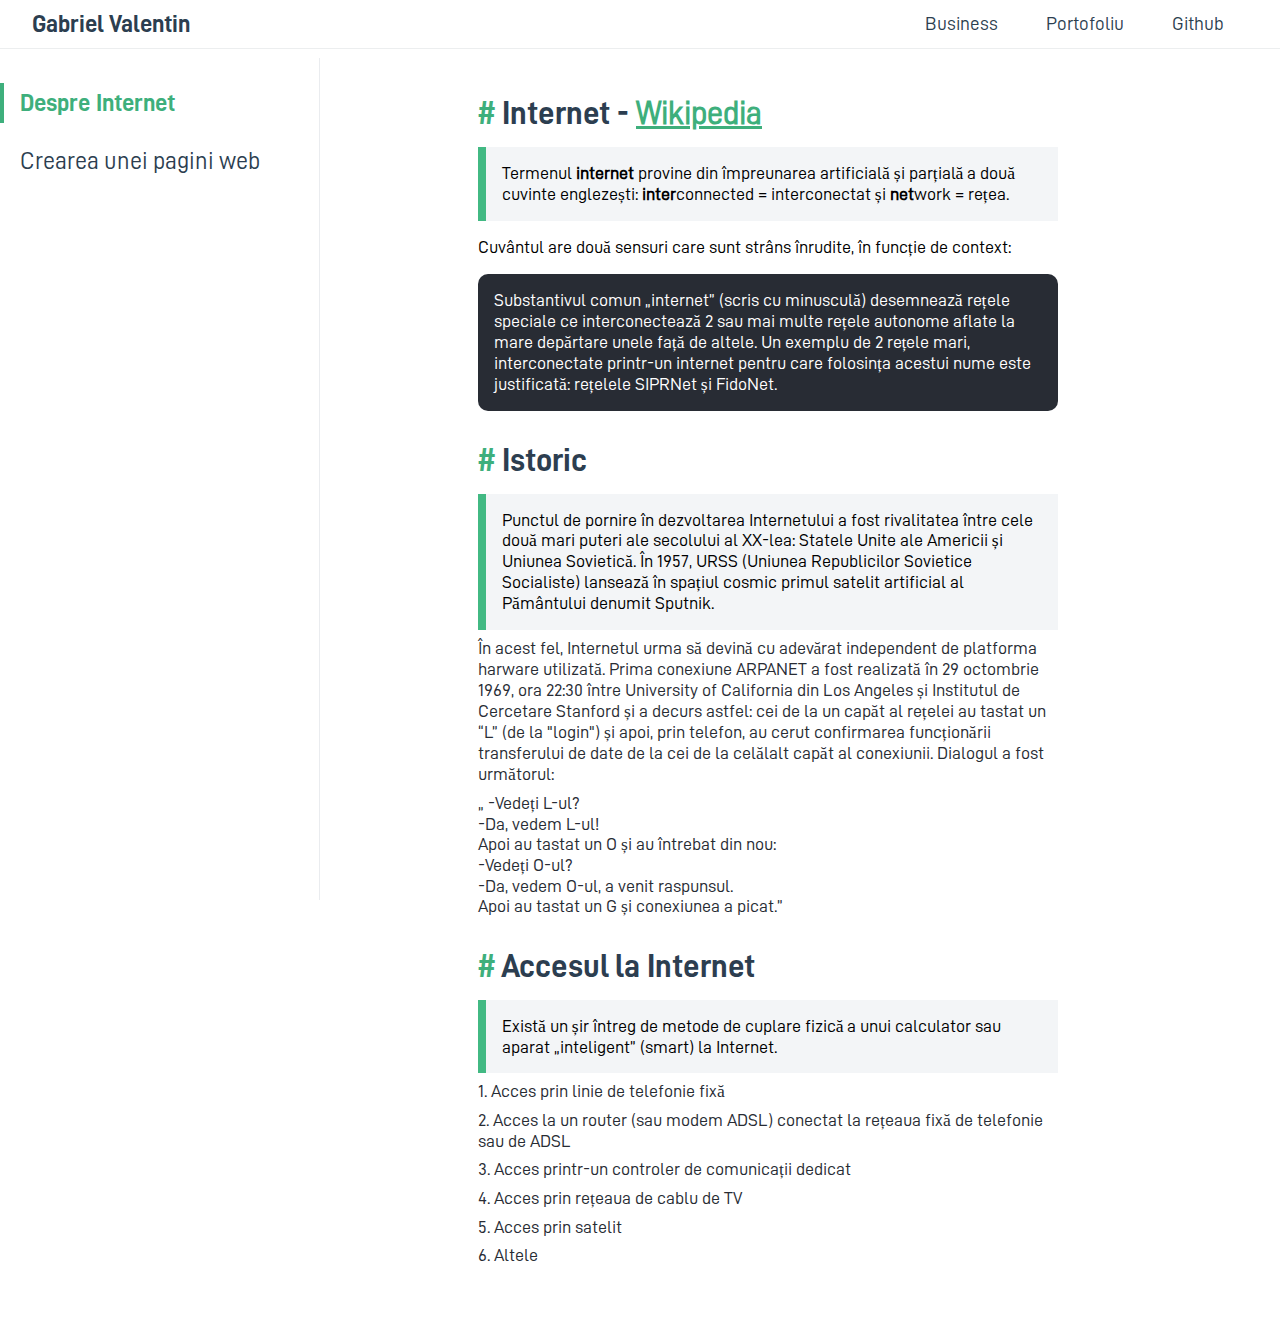
<file: index.html>
<!DOCTYPE html>
<html lang="en">

<head>
  <meta charset="UTF-8">
  <meta http-equiv="X-UA-Compatible" content="IE=edge">
  <meta name="viewport" content="width=device-width, initial-scale=1.0">
  <script src="https://code.jquery.com/jquery-3.5.1.min.js"></script>
  <link rel="stylesheet" href="https://use.fontawesome.com/releases/v5.15.2/css/all.css" integrity="sha384-vSIIfh2YWi9wW0r9iZe7RJPrKwp6bG+s9QZMoITbCckVJqGCCRhc+ccxNcdpHuYu" crossorigin="anonymous">
  <link rel="stylesheet" href="assets/css/style.css">
  <title>Tema Tic</title>
  <script>
    $(document).ready(function(){
      $('#icon').click(function() {
        $('.collapse').toggleClass('show')
      })
    })
  </script>
</head>

<body>
  <nav class="navbar fixed-top">
    <a class="navbar-brand" href="#">Gabriel Valentin</a>
    <ul class="navbar-nav">
      <li class="nav-item">
        <a class="nav-link underline" href="https://www.gabrielvalentindev.tk/" target="_blank">Business</a>
      </li>
      <li class="nav-item">
        <a class="nav-link underline" href="https://mecheresvalentin.github.io/portofolio/"
          target="_blank">Portofoliu</a>
      </li>
      <li class="nav-item">
        <a class="nav-link underline" href="https://github.com/mecheresvalentin/" target="_blank">Github</a>
      </li>
    </ul>
    <label id="icon">
      <i class="fas fa-bars"></i>
    </label>
  </nav>
  <div class="collapse">
    <ul class="collapse-nav">
      <li class="col-item">
        <a class="col-link" href="https://www.gabrielvalentindev.tk/" target="_blank">Business</a>
      </li>
      <li class="col-item">
        <a class="col-link" href="https://mecheresvalentin.github.io/portofolio/"
        target="_blank">Portofoliu</a>
      </li>
      <li class="col-item">
        <a class="col-link" href="https://github.com/mecheresvalentin/" target="_blank">Github</a>
      </li>
      <li class="col-item">
        <a class="col-link active" href="index.html">Despre Internet</a>
      </li>
      <li class="col-item">
        <a class="col-link" href="web.html">Crearea unei pagini web</a>
      </li>
    </ul>
  </div>
  <header>
    <div class="sidebar">
      <ul class="sidebar-nav">
        <li class="side-item">
          <a class="side-link active" href="">Despre Internet</a>
        </li>
        <li class="side-item">
          <a class="side-link" href="web.html">Crearea unei pagini web</a>
        </li>
      </ul>
    </div>
    <div class="display">
      <div class="content container">
        <h1 class="title-content"><span>#</span> Internet - <a class="wiki"
            href="https://ro.wikipedia.org/wiki/Internet" target="_blank">Wikipedia</a></h1>
        <div class="box-1">
          <p class="p1">Termenul <b>internet</b> provine din împreunarea artificială și parțială a două cuvinte
            englezești: <b>inter</b>connected = interconectat și <b>net</b>work = rețea. </p>
        </div>
        <p class="p2">
          Cuvântul are două sensuri care sunt strâns înrudite, în funcție de context:
        </p>
        <div class="box-2">
          <p class="p3">
            Substantivul comun „internet” (scris cu minusculă) desemnează rețele speciale ce interconectează 2 sau mai
            multe rețele autonome aflate la mare depărtare unele față de altele. Un exemplu de 2 rețele mari,
            interconectate printr-un internet pentru care folosința acestui nume este justificată: rețelele SIPRNet și
            FidoNet.
          </p>
        </div>
        <h1 class="title-content mt-2"><span>#</span> Istoric</h1>
        <div class="box-1">
          <p class="p1">Punctul de pornire în dezvoltarea Internetului a fost rivalitatea între cele două mari puteri
            ale secolului al XX-lea: Statele Unite ale Americii și Uniunea Sovietică. În 1957, URSS (Uniunea
            Republicilor Sovietice Socialiste) lansează în spațiul cosmic primul satelit artificial al Pământului
            denumit Sputnik.</p>
        </div>
        <p class="p4">
          În acest fel, Internetul urma să devină cu adevărat independent de platforma harware utilizată. Prima
          conexiune ARPANET a fost realizată în 29 octombrie 1969, ora 22:30 între University of California din Los
          Angeles și Institutul de Cercetare Stanford și a decurs astfel: cei de la un capăt al rețelei au tastat un “L”
          (de la "login") și apoi, prin telefon, au cerut confirmarea funcționării transferului de date de la cei de la
          celălalt capăt al conexiunii. Dialogul a fost următorul:
        </p>
        <p class="p4">
          „
          -Vedeți L-ul? <br>
          -Da, vedem L-ul!<br>
          Apoi au tastat un O și au întrebat din nou:<br>
          -Vedeți O-ul?<br>
          -Da, vedem O-ul, a venit raspunsul.<br>
          Apoi au tastat un G și conexiunea a picat.”
        </p>
        <h1 class="title-content mt-2"><span>#</span> Accesul la Internet</h1>
        <div class="box-1">
          <p class="p1">Există un șir întreg de metode de cuplare fizică a unui calculator sau aparat „inteligent”
            (smart) la Internet. </p>
        </div>
        <p class="p4">1. Acces prin linie de telefonie fixă</p>
        <p class="p4">2. Acces la un router (sau modem ADSL) conectat la rețeaua fixă de telefonie sau de ADSL</p>
        <p class="p4">3. Acces printr-un controler de comunicații dedicat</p>
        <p class="p4">4. Acces prin rețeaua de cablu de TV</p>
        <p class="p4">5. Acces prin satelit</p>
        <p class="p4">6. Altele</p>
      </div>
    </div>
  </header>
  <script>
    function myFunction() {
      var x = document.getElementsByClassName("collapse");
      if (x.style.display === "block") {
        x.style.display = "none";
      } else {
        x.style.display = "block";
      }
    }
  </script>
</body>

</html>
</file>
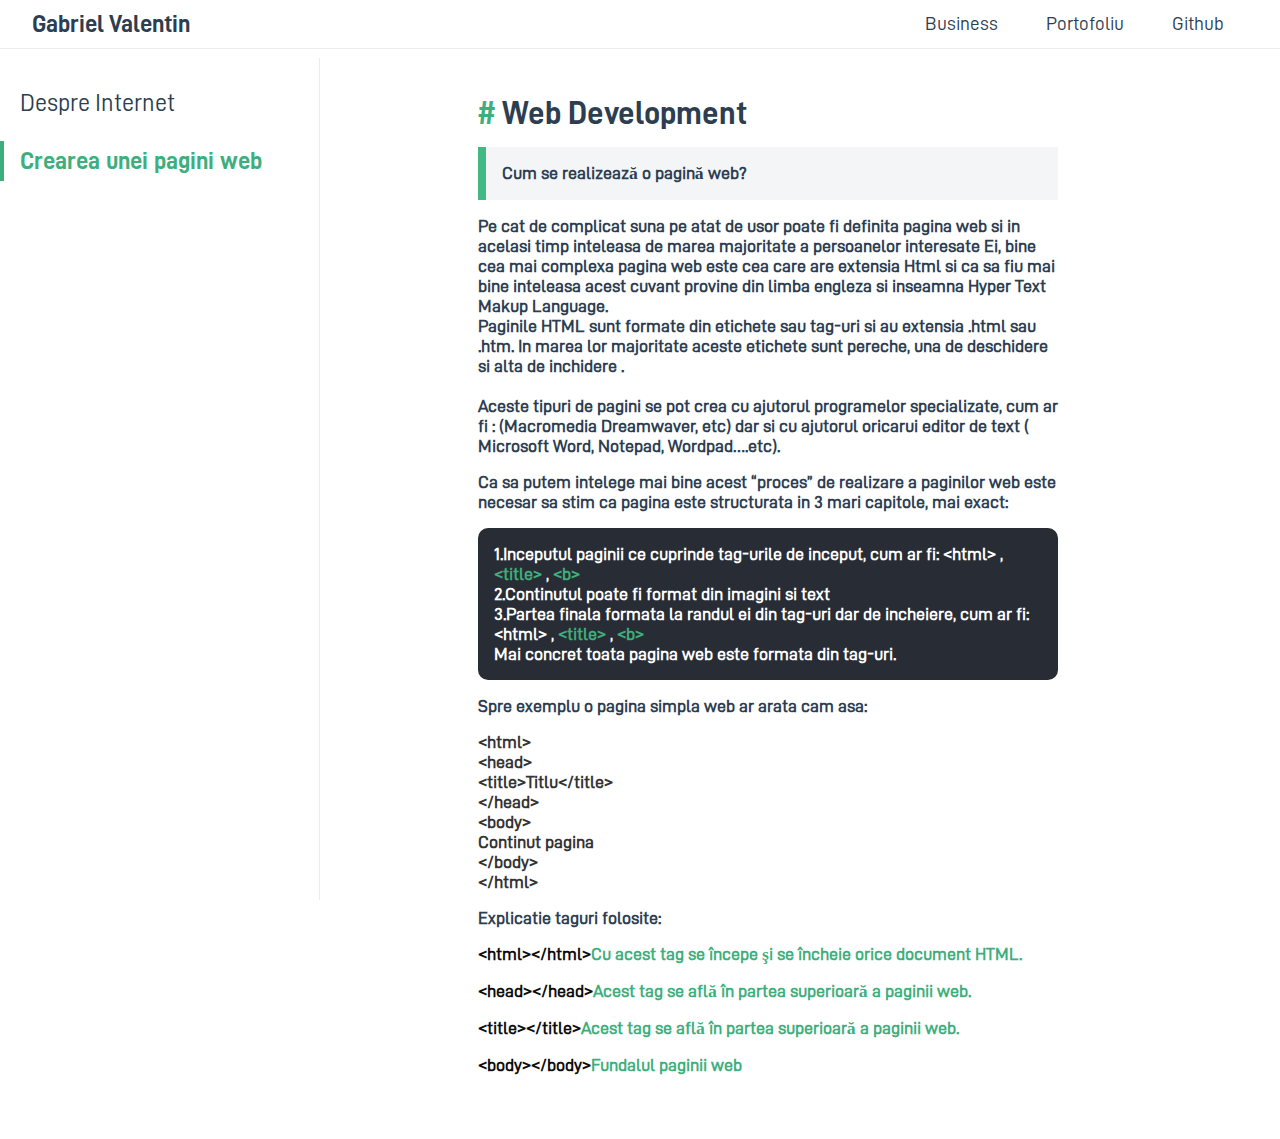
<file: web.html>
<!DOCTYPE html>
<html lang="en">

<head>
  <meta charset="UTF-8">
  <meta http-equiv="X-UA-Compatible" content="IE=edge">
  <meta name="viewport" content="width=device-width, initial-scale=1.0">
  <script src="https://code.jquery.com/jquery-3.5.1.min.js"></script>
  <link rel="stylesheet" href="https://use.fontawesome.com/releases/v5.15.2/css/all.css" integrity="sha384-vSIIfh2YWi9wW0r9iZe7RJPrKwp6bG+s9QZMoITbCckVJqGCCRhc+ccxNcdpHuYu" crossorigin="anonymous">
  <link rel="stylesheet" href="assets/css/style.css">
  <title>Tema Tic</title>
  <script>
    $(document).ready(function(){
      $('#icon').click(function() {
        $('.collapse').toggleClass('show')
      })
    })
  </script>
</head>

<body>
  <nav class="navbar fixed-top">
    <a class="navbar-brand" href="#">Gabriel Valentin</a>
    <ul class="navbar-nav">
      <li class="nav-item">
        <a class="nav-link underline" href="https://www.gabrielvalentindev.tk/" target="_blank">Business</a>
      </li>
      <li class="nav-item">
        <a class="nav-link underline" href="https://mecheresvalentin.github.io/portofolio/"
          target="_blank">Portofoliu</a>
      </li>
      <li class="nav-item">
        <a class="nav-link underline" href="https://github.com/mecheresvalentin/" target="_blank">Github</a>
      </li>
    </ul>
    <label id="icon">
      <i class="fas fa-bars"></i>
    </label>
  </nav>
  <div class="collapse">
    <ul class="collapse-nav">
      <li class="col-item">
        <a class="col-link" href="https://www.gabrielvalentindev.tk/" target="_blank">Business</a>
      </li>
      <li class="col-item">
        <a class="col-link" href="https://mecheresvalentin.github.io/portofolio/"
        target="_blank">Portofoliu</a>
      </li>
      <li class="col-item">
        <a class="col-link" href="https://github.com/mecheresvalentin/" target="_blank">Github</a>
      </li>
      <li class="col-item">
        <a class="col-link" href="index.html">Internet</a>
      </li>
      <li class="col-item">
        <a class="col-link active" href="web.html">Crearea unei pagini Web</a>
      </li>
    </ul>
  </div>
  <header>
    <div class="sidebar">
      <ul class="sidebar-nav">
        <li class="side-item">
          <a class="side-link" href="index.html">Despre Internet</a>
        </li>
        <li class="side-item">
          <a class="side-link active" href="">Crearea unei pagini web</a>
        </li>
      </ul>
    </div>
    <div class="display">
      <div class="content container">
        <h1 class="title-content"><span>#</span> Web Development
          <div class="box-1">
            <p class="p1">Cum se realizează o pagină web? </p>
          </div>
          <p class="p2">

            Pe cat de complicat suna pe atat de usor poate fi definita pagina web si in acelasi timp inteleasa de marea
            majoritate a persoanelor interesate Ei, bine cea mai complexa pagina web este cea care are extensia Html si
            ca sa fiu mai bine inteleasa acest cuvant provine din limba engleza si inseamna Hyper Text Makup Language.
            <br> Paginile HTML sunt formate din etichete sau tag-uri si au extensia .html sau .htm. In marea lor
            majoritate aceste etichete sunt pereche, una de deschidere <eticheta> si alta de inchidere </eticheta>.

            <br> <br> Aceste tipuri de pagini se pot crea cu ajutorul programelor specializate, cum ar fi : (Macromedia
            Dreamwaver, etc) dar si cu ajutorul oricarui editor de text ( Microsoft Word, Notepad, Wordpad….etc).
          </p>
          <p class="p2">
            Ca sa putem intelege mai bine acest “proces” de realizare a paginilor web este necesar sa stim
            ca pagina este structurata in 3 mari capitole, mai exact:
          </p>
          <div class="box-2">
            <p class="p3">
              1.Inceputul paginii ce cuprinde tag-urile de inceput, cum ar fi: <b><span lang="IT"></span>
                &lt;html&gt;</span></b> , <b><span lang="IT">
                  &lt;title&gt;</span></b> , <b><span lang="IT"> &lt;b&gt;</span></b>
              <br>
              2.Continutul poate fi format din imagini si text <br>
              3.Partea finala formata la randul ei din tag-uri dar de incheiere, cum ar fi:
              <b><span lang="IT"></span> &lt;html&gt;</span></b> , <b><span lang="IT">&lt;title&gt;</span></b> ,
              <b><span lang="IT"> &lt;b&gt;</span></b> <br>
              Mai concret toata pagina web este formata din tag-uri.
            </p>
          </div>
          <p class="p2">
            Spre exemplu o pagina simpla web ar arata cam asa:
          </p>
          <p class="p2">
            <b><span
                style="color: #333333;">&lt;html&gt;<span>&nbsp;&nbsp;&nbsp;&nbsp;&nbsp;&nbsp;&nbsp;&nbsp;&nbsp;&nbsp;&nbsp;&nbsp;&nbsp;&nbsp;&nbsp;&nbsp;&nbsp;&nbsp;&nbsp;&nbsp;&nbsp;
                </span><br>
                &lt;head&gt;<span>&nbsp;&nbsp;&nbsp;&nbsp;&nbsp;&nbsp;&nbsp;&nbsp;&nbsp;&nbsp;&nbsp;&nbsp;&nbsp;&nbsp;&nbsp;&nbsp;&nbsp;&nbsp;&nbsp;&nbsp;&nbsp;&nbsp;&nbsp;
                </span><br> &lt;title&gt;Titlu&lt;/title&gt;<span>&nbsp;&nbsp;&nbsp;&nbsp;&nbsp;&nbsp;&nbsp;&nbsp;
                </span><br> &lt;/head&gt;<br> &lt;body&gt;<br> Continut pagina<br> &lt;/body&gt;<br> &lt;/html&gt; <o:p>
                </o:p></span></b>
          </p>
          <p class="p2">
            Explicatie taguri folosite:
          </p>
          <p class="p2">
            <span style="color: #0d0d0d;" lang="IT">&lt;html&gt;&lt;/html&gt;<span lang="RO">Cu acest tag se începe şi
                se încheie orice document HTML.</span><span style="color: #0d0d0d;" lang="IT"><span>&nbsp;&nbsp; </span>
                <o:p></o:p>
              </span>
          </p>
          <p class="p2">
            <span style="color: #0d0d0d;" lang="IT">&lt;head&gt;&lt;/head&gt;<span lang="RO">Acest tag se află în partea
                superioară a paginii web.</span><span style="color: #0d0d0d;" lang="IT"><span>&nbsp;&nbsp; </span>
                <o:p></o:p>
              </span>
          </p>
          <p class="p2">
            <span style="color: #0d0d0d;" lang="IT">&lt;title&gt;&lt;/title&gt;<span lang="RO">Acest tag se află în
                partea superioară a paginii web.</span><span style="color: #0d0d0d;" lang="IT"><span>&nbsp;&nbsp;
                </span>
                <o:p></o:p>
              </span>
          </p>
          <p class="p2">
            <span style="color: #0d0d0d;" lang="IT">&lt;body&gt;&lt;/body&gt;<span lang="RO">Fundalul paginii
                web</span><span style="color: #0d0d0d;" lang="IT"><span>&nbsp;&nbsp; </span>
                <o:p></o:p>
              </span>
          </p>
      </div>
    </div>
  </header>
  <script>
    function myFunction() {
      var x = document.getElementsByClassName("collapse");
      if (x.style.display === "block") {
        x.style.display = "none";
      } else {
        x.style.display = "block";
      }
    }
  </script>
</body>

</html>
</file>
<file: assets/css/style.css>
@font-face {
  font-family: 'Font';
  src: url('../fonts/D-DIN.woff2');
}
@font-face {
  font-family: 'Bold';
  src: url('../fonts/D-DIN-Bold.woff2');
}
*,
*::after,
*::before {
  margin: 0;
  padding: 0;
  box-sizing: border-box;
}
.container {
  max-width: 100%;
  width: 100%;
  margin: 0 auto;
  padding: 0 15px;
}
.wrap {
  display: flex;
  flex-wrap: wrap;
  padding: 0 -15px;
}
/*navbar*/
.navbar {
  display: flex;
  justify-content: space-between;
  align-items: center;
  padding: .7rem 2rem;
  border-bottom: 1px solid #2c3e5017;
  background-color: #fff;
}
.fixed-top {
  position: fixed;
  top: 0;
  right: 0;
  left: 0;
  z-index: 1030;
}
.navbar-brand {
  font-family: 'Bold';
  text-decoration: none;
  font-size: 1.5rem;
  color: #2c3e50;
}
.navbar-nav {
  display: none;
}
.nav-item {
  list-style: none;
}
.nav-link {
  text-decoration: none;
  margin: 0 1.5rem;
  font-family: 'Font';
  font-size: 1.2rem;
  color: #2c3e50;
}
.underline {
  position: relative;
  text-decoration: none;
  display: inline-block;
}
.underline:after {
  display: block;
  content: "";
  border-bottom: solid 2px #3eaf7c;
  transform: scaleX(0);
  transition: transform 250ms ease-in-out;
  transform-origin: 100% 50%;
}
.underline:hover:after {
  transform: scaleX(1);
  transform-origin: 0 50%;
}
/*sidebar*/
.sidebar {
  font-size: 16px;
  background-color: #fff;
  width: 20rem;
  position: fixed;
  z-index: 10;
  margin: 0;
  top: 3.6rem;
  left: 0;
  bottom: 0;
  box-sizing: border-box;
  border-right: 1px solid #eaecef;
  overflow-y: auto;
  display: none;
}
.sidebar-nav {
  display: flex;
  flex-direction: column;
  margin-top: 1rem;
}
.side-item {
  list-style: none;
  margin: 1rem 0;
}
.side-link {
  text-decoration: none;
  font-size: 1.5rem;
  font-family: 'Font';
  color: #2c3e50;
  padding: .5rem 1rem;
  border-left: .25rem solid transparent;
  transition: .5s;
}
.side-link:hover {
  color: #3eaf7c;
}
.active {
  font-family: 'Bold' !important;
  color: #3eaf7c !important;
  border-left-color: #3eaf7c !important;
}
/*collapse*/
.collapse {
  z-index: 1050;
  position: absolute;
  width: 350px;
  top: 50px;
  left: -500px;
  transition: .5s;
  height: 100%;
}
.show {
  position: fixed;
  top: 50px !important;
  left: 0;
  height: 100%;
}
.fa-bars {
  font-size: 1.3rem;
  cursor: pointer;
}
#icon {
  display: block;
}
.collapse-nav {
  display: flex;
  flex-direction: column;
  text-align: left;
  padding-top: 2rem;
  padding-bottom: 2rem;
  padding-left: 2rem;
  padding-right: 2rem;
  background-color: #fff;
  height: 100%;
}
.col-item {
  list-style: none;
  padding: .5rem 0;
}
.col-link {
  font-size: 1.5rem;
  font-family: 'Bold';
  text-decoration: none;
  color: #2c3e50;
  padding-left: .3rem;
  border-left: .25rem solid transparent;
}
/*display*/
.display {
  display: block;
  padding-top: 2rem;
  padding-left: 0rem;
  margin-top: 2rem;
  margin-bottom: 2rem;
}
.title-content {
  font-family: 'Bold';
  color: #2c3e50;
}
.title-content span {
  color: #3eaf7c
}
.content {
  max-width: 100%;
  margin: 0 auto;
  padding: .5rem 1rem;
}
.box-1 {
  margin-top: 1rem;
  padding: 1rem 1rem;
  border-left-width: .5rem;
  border-left-style: solid;
  border-color: #42b983;
  background-color: #f3f5f7;
}
.p1 {
  font-size: 1.1rem;
  font-family: 'Font';
}
.wiki {
  font-family: 'Font';
  font-size: 2rem;
  color: #3eaf7c
}
.p2 {
  margin-top: 1rem;
  font-size: 1.1rem;
  font-family: 'Font';
}
.p3 {
  font-size: 1.1rem;
  font-family: 'Font';
  color: #fff !important;
}
.box-2 {
  margin-top: 1rem;
  padding: 1rem 1rem;
  background-color: #282c34;
  border-radius: 10px;
}
.mt-2 {
  margin-top: 2rem;
}
.p4 {
  margin-top: .5rem;
  font-size: 1.1rem;
  color: #282c34;
  font-family: 'Font';
}
@media (min-width: 711px) {
  .sidebar {
    display: block;
  }
  .navbar-nav {
    display: flex;
  }
  .display {
    display: block;
    padding-top: 2rem;
    padding-left: 16rem;
  }
  .content {
    max-width: 740px;
    margin: 0 auto;
    padding: 2rem 5rem;
  }
  #icon {
    display: none;
  }
}
</file>
